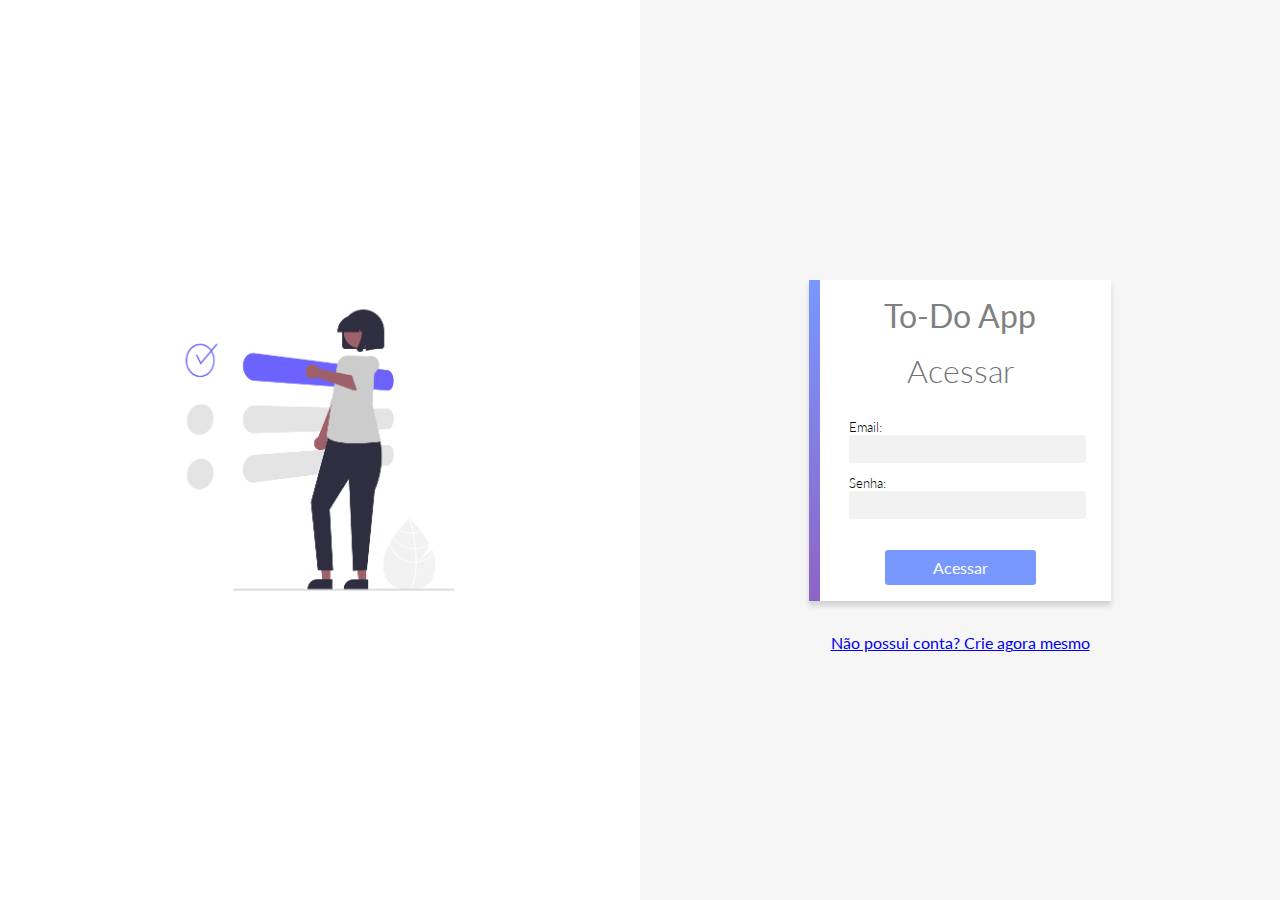
<file: Front_end_II/checkpoint_02/index.html>
<!DOCTYPE html>
<html lang="pt-BR">

<head>
  <meta charset="UTF-8">
  <meta http-equiv="X-UA-Compatible" content="IE=edge">
  <meta name="viewport" content="width=device-width, initial-scale=1.0">
  <title>To-Do App</title>

  <!-- ---------------- estilos compartilhados entre login e signup ---------------- -->
  <link rel="stylesheet" href="styles/acesso.css">

  <!-- ---------------------- lógica aplicada no login ----------------------- -->

</head>

<body>
  <div class="left">
    <img src="./assets/pessoa-login.png" alt="">
  </div>

  <div class="right">
    <form>
      <div class="form-header">
        <p>To-Do App</p>
      </div>
      <h1>Acessar</h1>


      <label>
        Email:
        <input id="inputEmail" type="text" required> 
      </label>
      <label>
        Senha:
        <input id="inputPassword" type="password" minlength="6" maxlength="12" required>
      </label>

      <button type="submit">Acessar</button>

    </form>
    <div class="ingressar">
      <a href="signup.html">Não possui conta? Crie agora mesmo</a>
    </div>
  </div>

  <div vw class="enabled">
    <div vw-access-button class="active"></div>
    <div vw-plugin-wrapper>
      <div class="vw-plugin-top-wrapper"></div>
    </div>
  </div>

  <div vw class="enabled">
    <div vw-access-button class="active"></div>
    <div vw-plugin-wrapper>
      <div class="vw-plugin-top-wrapper"></div>
    </div>
  </div>
  <script src="https://vlibras.gov.br/app/vlibras-plugin.js"></script>
  <script>
    new window.VLibras.Widget('https://vlibras.gov.br/app');
  </script>

  <script src="./scripts/utils.js"></script>
  <script src="./scripts/index.js"></script>


</body>

</html>
</file>
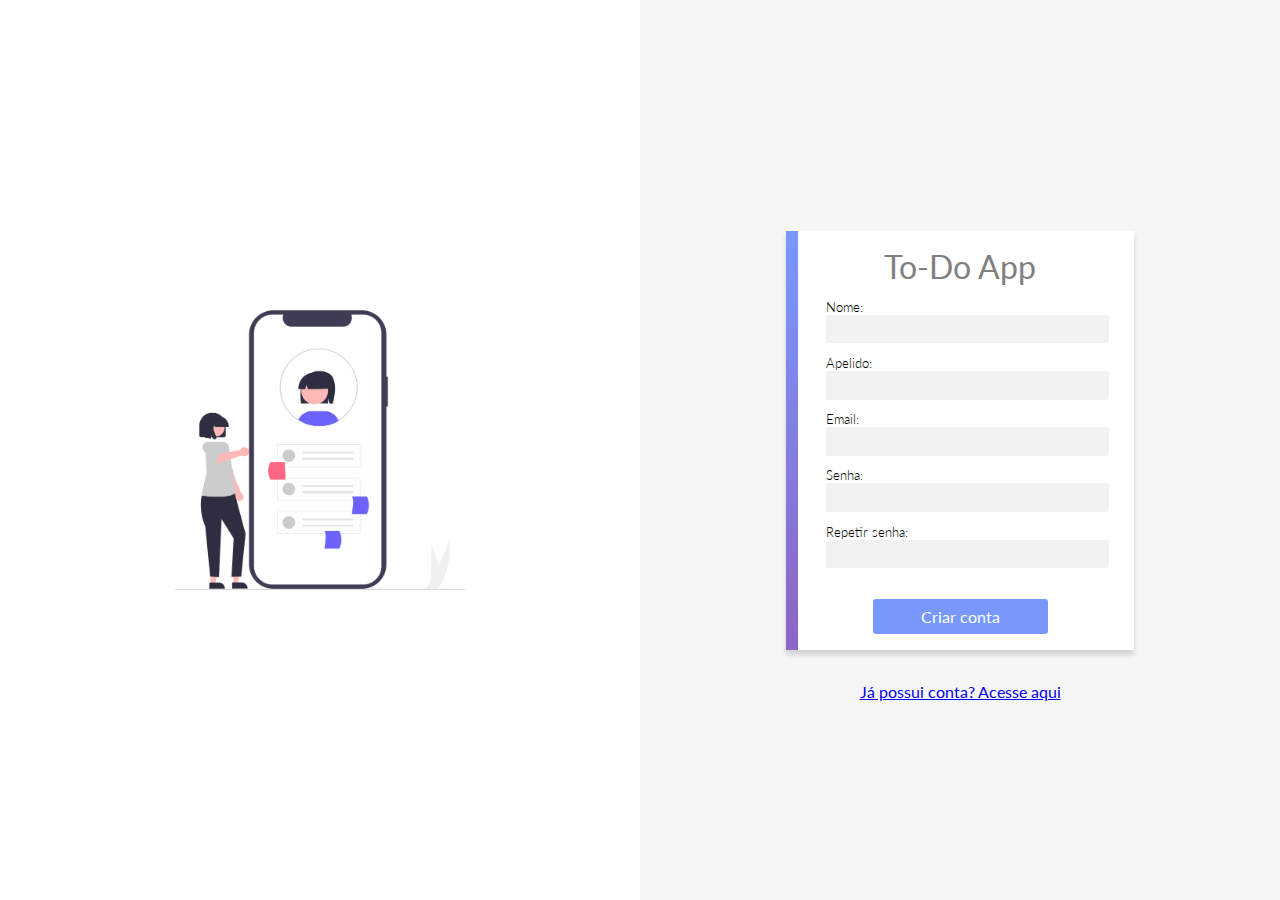
<file: Front_end_II/checkpoint_02/signup.html>
<!DOCTYPE html>
<html lang="pt-BR">

<head>
  <meta charset="UTF-8">
  <meta http-equiv="X-UA-Compatible" content="IE=edge">
  <meta name="viewport" content="width=device-width, initial-scale=1.0">
  <title>To-Do App</title>

  <!-- ---------------- estilos compartilhados entre login e signup ---------------- -->
  <link rel="stylesheet" href="styles/acesso.css">

  <!-- ---------------------- lógica aplicada no registro -------------------- -->

</head>

<body>

  <div class="left">
    <img src="./assets/pessoa-signup.png" alt="">
  </div>
  <div class="right">
    <form id="register">
      <div class="form-header">
        <p>To-Do App</p>
      </div>

      <label>
        Nome:
        <input type="text" id="name" required>
      </label>
      <label>
        Apelido:
        <input type="text" id="surname" required>
      </label>
      <label>
        Email:
        <input type="email" id="email"required>
      </label>
      <label>
        Senha:
        <input type="password" id= "password"  maxlength="12" required>
      </label>
      <label>
        Repetir senha:
        <input type="password" id="passwordRepeat"  required>
      </label>

      <button type="submit">Criar conta</button>

    </form>
    <div class="ingressar">
      <a href="index.html">Já possui conta? Acesse aqui</a>
    </div>
  </div>

  <div vw class="enabled">
    <div vw-access-button class="active"></div>
    <div vw-plugin-wrapper>
      <div class="vw-plugin-top-wrapper"></div>
    </div>
  </div>

  <div vw class="enabled">
    <div vw-access-button class="active"></div>
    <div vw-plugin-wrapper>
      <div class="vw-plugin-top-wrapper"></div>
    </div>
  </div>
  <script src="https://vlibras.gov.br/app/vlibras-plugin.js"></script>
  <script>
    new window.VLibras.Widget('https://vlibras.gov.br/app');
  </script>
  <script src="./scripts/utils.js"></script>
  <script src="./scripts/signup.js"></script>
  
</body>

</html>
</file>
<file: Front_end_II/checkpoint_02/styles/acesso.css>
@import url('./common.css');

body{
  display: flex;
}

h1 {
  color: rgb(116, 116, 116);
  font-weight: 300;
  margin: .5em 0;
}

form {
  position: relative;
  max-width: 26em;
  background-color: white;
  display: flex;
  align-items: center;
  flex-direction: column;
  margin: 2em auto;
  box-shadow: 0 5px 5px lightgrey;
  padding: 1em 2.5em;
  box-sizing: border-box;
}

form:after {
  position: absolute;
  content: '';
  width: .7em;
  height: 100%;
  top: 0;
  left: 0;
  background: linear-gradient(var(--primary), var(--secondary));
}


input {
  width: 100%;
  padding: .4em .5em;
  background-color: var(--app-grey);
  border: 1px solid var(--app-grey);
  border-radius: .2em;
}

input:focus {
  outline: none;
  border: 1px solid lightgrey;
}

label {
  width: 100%;
  font-weight: 300;
  margin-bottom: -.1em;
  margin-top: 1em;
  font-size: .8em;
}

button {
  padding: .5em 3em;
  background-color: var(--primary);
  color: white;
  margin-top: 2em;
  font-weight: 400;
  font-size: 1em;
}

.form-header {
  color: grey;
  font-size: 2em;
}
.ingressar{
  text-align: center;
}
.left{
  width: 50%;  
  background-color: white;
  text-align: center;
  display: flex;
  align-items: center;
  justify-content: center;
}
.left img{
  width:60%;
}
.right{
  width: 50%;
  display: flex;
  flex-direction: column;
  align-items: center;
  justify-content: center;
}
</file>
